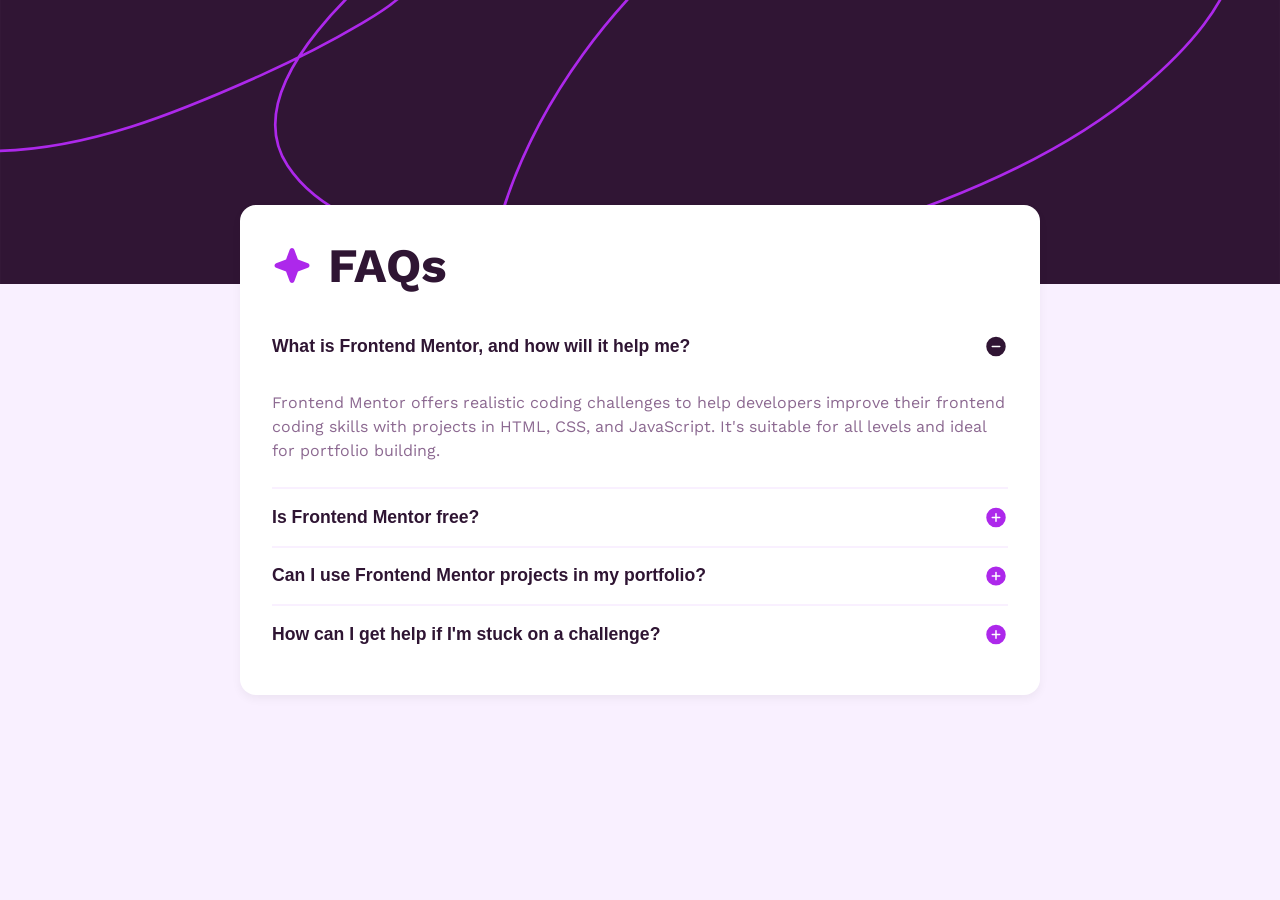
<file: faq-accordion/index.html>
<!DOCTYPE html>
<html lang="en">
  <head>
    <meta charset="UTF-8" />
    <meta name="viewport" content="width=device-width, initial-scale=1.0" />
    <link
      rel="icon"
      type="image/png"
      sizes="32x32"
      href="./assets/images/favicon-32x32.png"
    />
    <link rel="stylesheet" href="./style.css" />
    <script src="./script.js" defer></script>

    <title>Frontend Mentor | FAQ Accordion</title>
  </head>
  <body>
    <main class="container">
      <header class="faq-header">
        <img src="./assets/images/icon-star.svg" alt="Star icon" />
        <h1>FAQs</h1>
      </header>

      <section class="accordion-container">
        <div class="accordion-item">
          <button
            class="accordion-button"
            aria-expanded="false"
            aria-controls="answer1"
            id="question1"
          >
            <span>What is Frontend Mentor, and how will it help me?</span>
            <div class="icons">
              <img
                src="./assets/images/icon-plus.svg"
                alt=""
                class="plus-icon"
              />
              <img
                src="./assets/images/icon-minus.svg"
                alt=""
                class="minus-icon"
              />
            </div>
          </button>
          <div
            class="accordion-response"
            id="answer1"
            role="region"
            aria-labelledby="question1"
          >
            <p>
              Frontend Mentor offers realistic coding challenges to help
              developers improve their frontend coding skills with projects in
              HTML, CSS, and JavaScript. It's suitable for all levels and ideal
              for portfolio building.
            </p>
          </div>
        </div>

        <div class="accordion-item">
          <button
            class="accordion-button"
            aria-expanded="false"
            aria-controls="answer2"
            id="question2"
          >
            <span>Is Frontend Mentor free?</span>
            <div class="icons">
              <img
                src="./assets/images/icon-plus.svg"
                alt=""
                class="plus-icon"
              />
              <img
                src="./assets/images/icon-minus.svg"
                alt=""
                class="minus-icon"
              />
            </div>
          </button>
          <div
            class="accordion-response"
            id="answer2"
            role="region"
            aria-labelledby="question2"
          >
            <p>
              Yes, Frontend Mentor offers both free and premium coding
              challenges, with the free option providing access to a range of
              projects suitable for all skill levels.
            </p>
          </div>
        </div>

        <div class="accordion-item">
          <button
            class="accordion-button"
            aria-expanded="false"
            aria-controls="answer3"
            id="question3"
          >
            <span>Can I use Frontend Mentor projects in my portfolio?</span>
            <div class="icons">
              <img
                src="./assets/images/icon-plus.svg"
                alt=""
                class="plus-icon"
              />
              <img
                src="./assets/images/icon-minus.svg"
                alt=""
                class="minus-icon"
              />
            </div>
          </button>
          <div
            class="accordion-response"
            id="answer3"
            role="region"
            aria-labelledby="question3"
          >
            <p>
              Yes, you can use projects completed on Frontend Mentor in your
              portfolio. It's an excellent way to showcase your skills to
              potential employers!
            </p>
          </div>
        </div>

        <div class="accordion-item">
          <button
            class="accordion-button"
            aria-expanded="false"
            aria-controls="answer4"
            id="question4"
          >
            <span>How can I get help if I'm stuck on a challenge?</span>
            <div class="icons">
              <img
                src="./assets/images/icon-plus.svg"
                alt=""
                class="plus-icon"
              />
              <img
                src="./assets/images/icon-minus.svg"
                alt=""
                class="minus-icon"
              />
            </div>
          </button>
          <div
            class="accordion-response"
            id="answer4"
            role="region"
            aria-labelledby="question4"
          >
            <p>
              The best place to get help is inside Frontend Mentor's Discord
              community. There's a help channel where you can ask questions and
              seek support from other community members.
            </p>
          </div>
        </div>
      </section>
    </main>
  </body>
</html>
</file>
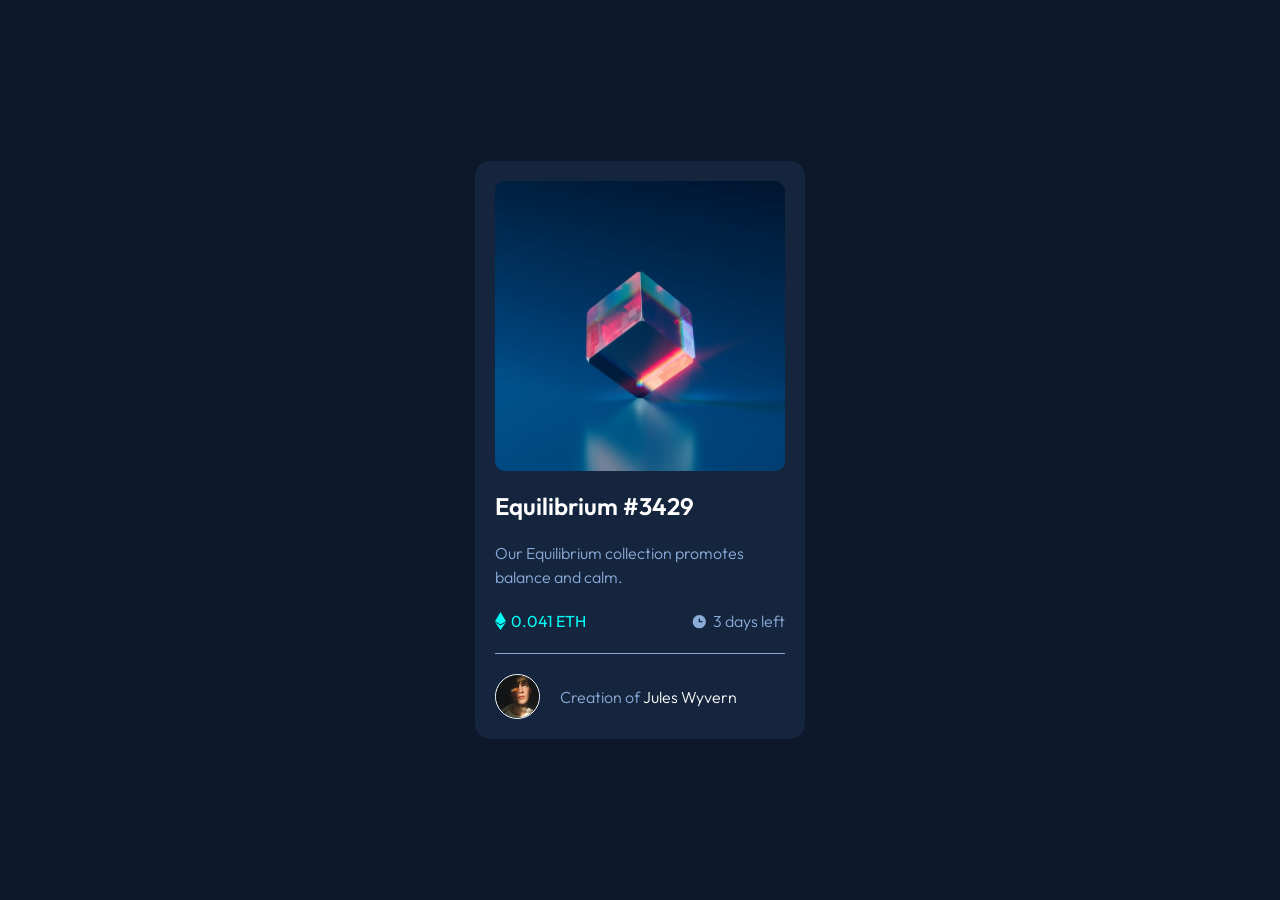
<file: nft-preview-card-component/index.html>
<!DOCTYPE html>
<html lang="en">
  <head>
    <meta charset="UTF-8" />
    <meta name="viewport" content="width=device-width, initial-scale=1.0" />
    <link
      rel="icon"
      type="image/png"
      sizes="32x32"
      href="./images/favicon-32x32.png"
    />
    <title>Frontend Mentor | NFT preview card component</title>
    <link rel="stylesheet" href="style.css" />
  </head>

  <body>
    <main class="container">
      <figure class="image-container">
        <div class="overlay">
          <img src="./images/icon-view.svg" alt="View icon" class="icon-view" />
        </div>
        <img
          src="./images/image-equilibrium.jpg"
          alt="Equilibrium NFT preview"
          class="equilibrium-img"
        />
      </figure>

      <section class="content">
        <h1>Equilibrium #3429</h1>
        <p>Our Equilibrium collection promotes balance and calm.</p>

        <div class="price-info">
          <div class="price-group">
            <img
              src="./images/icon-ethereum.svg"
              alt="Ethereum icon"
              class="eth-icon"
            />
            <p class="price">0.041 ETH</p>
          </div>

          <div class="time-group">
            <img
              src="./images/icon-clock.svg"
              alt="Clock icon"
              class="clock-icon"
            />
            <p class="time-left">3 days left</p>
          </div>
        </div>

        <div class="divider"></div>

        <div class="creator">
          <img
            src="./images/image-avatar.png"
            alt="Avatar of creator Jules Wyvern"
            class="creator-img"
          />
          <p>Creation of <em class="creator-name">Jules Wyvern</em></p>
        </div>
      </section>
    </main>
  </body>
</html>
</file>
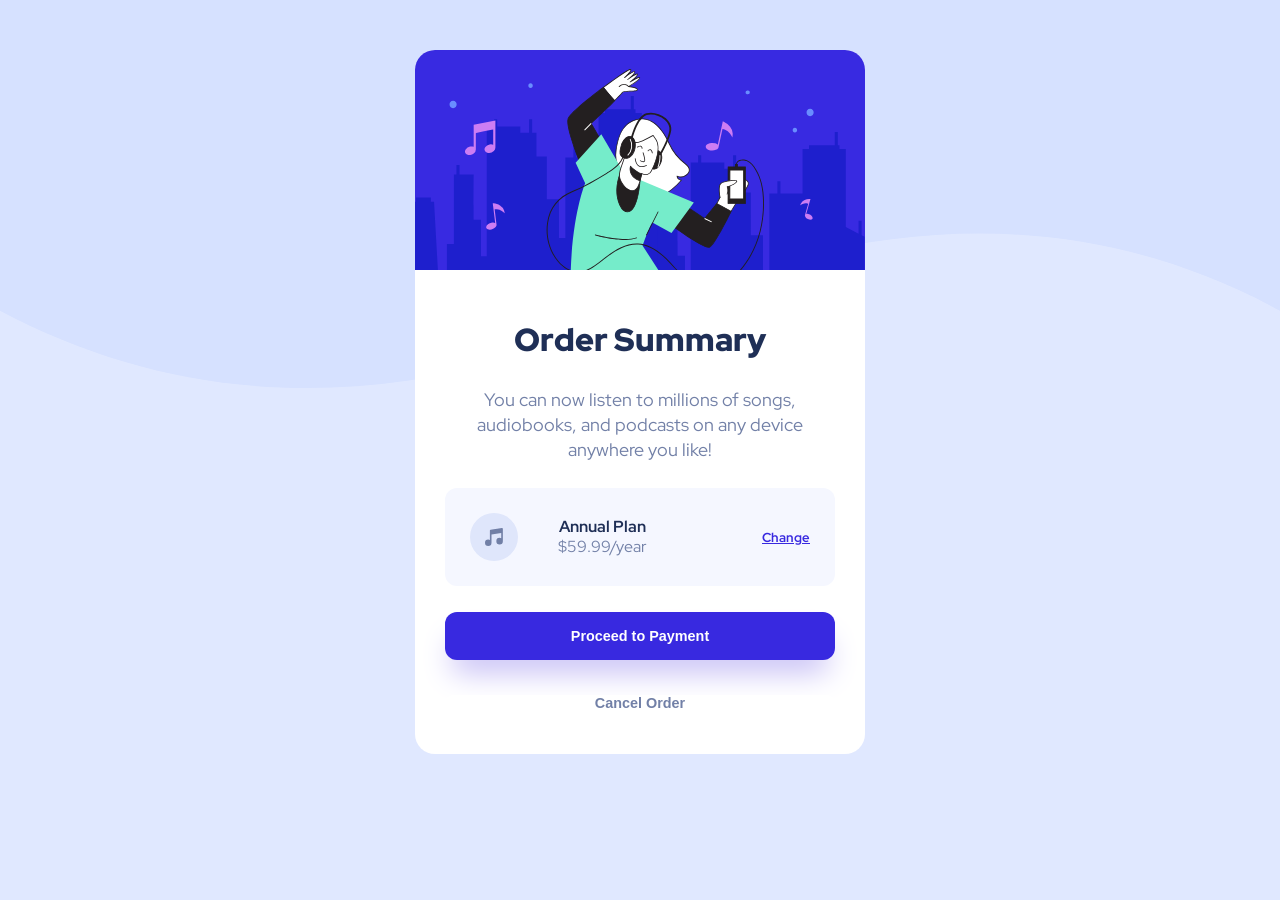
<file: order-summary-component/index.html>
<!DOCTYPE html>
<html lang="en">
  <head>
    <meta charset="UTF-8" />
    <meta name="viewport" content="width=device-width, initial-scale=1.0" />
    <link
      rel="icon"
      type="image/png"
      sizes="32x32"
      href="./images/favicon-32x32.png"
    />
    <title>Frontend Mentor | Order summary card</title>
    <link rel="stylesheet" href="style.css" />
  </head>
  <body>
    <div class="card">
      <img
        class="hero-image"
        src="./images/illustration-hero.svg"
        alt="hero-card-image"
      />
      <div class="container">
        <h2 class="title">Order Summary</h2>
        <p class="description">
          You can now listen to millions of songs, audiobooks, and podcasts on
          any device anywhere you like!
        </p>
        <div class="plan-container">
          <img src="./images/icon-music.svg" alt="icon-music" />
          <div class="plan-description">
            <strong>Annual Plan</strong>
            <p>$59.99/year</p>
          </div>
          <a href="#">Change</a>
        </div>
        <button class="proceed">Proceed to Payment</button>
        <button class="cancel">Cancel Order</button>
      </div>
    </div>
  </body>
</html>
</file>
<file: faq-accordion/style.css>
@import url("https://fonts.googleapis.com/css2?family=Work+Sans:wght@400;600;700&display=swap");

:root {
  --white: hsl(0, 100%, 100%);
  --purple-100: hsl(275, 100%, 97%);
  --purple-600: hsl(292, 16%, 49%);
  --purple-950: hsl(292, 42%, 14%);
}

* {
  padding: 0;
  margin: 0;
  box-sizing: border-box;
}

body {
  background-color: var(--purple-100);
  background-image: url(./assets/images/background-pattern-desktop.svg);
  background-repeat: no-repeat;
  background-size: 100%;
  font-family: "Work Sans", sans-serif;
  min-height: 100vh;
  display: grid;
  place-content: center;
}

img {
  max-width: 100%;
  display: block;
}

.container {
  background-color: var(--white);
  max-width: 800px;
  padding: 2rem;
  margin: 1rem;
  border-radius: 1rem;
  box-shadow: 0 4px 10px rgba(0, 0, 0, 0.05);
}

.faq-header {
  display: flex;
  align-items: center;
  gap: 1rem;
  margin-bottom: 1.5rem;
}

.faq-header h1 {
  font-size: 3rem;
  font-weight: 700;
  color: var(--purple-950);
}

.accordion-item:not(:last-child) {
  border-bottom: 2px solid var(--purple-100);
}

.accordion-button {
  display: flex;
  align-items: center;
  justify-content: space-between;
  background: transparent;
  width: 100%;
  border: none;
  cursor: pointer;
  padding: 1rem 0;
  font-size: 1.1rem;
  font-weight: 600;
  color: var(--purple-950);
  text-align: left;
}

.accordion-button:hover span {
  color: purple;
}

.accordion-button:focus-visible {
  outline: 2px solid var(--purple-600);
  outline-offset: 4px;
  border-radius: 4px;
}

.icons img {
  width: 24px;
}

.minus-icon {
  display: none;
}

.accordion-item.open .plus-icon {
  display: none;
}

.accordion-item.open .minus-icon {
  display: block;
}

.accordion-response {
  max-height: 0;
  overflow: hidden;
  transition: max-height 0.3s ease;
}

.accordion-item.open .accordion-response {
  max-height: 500px;
}

.accordion-response p {
  color: var(--purple-600);
  padding: 1rem 0 1.5rem;
  line-height: 1.5;
}

@media (max-width: 540px) {
  body {
    background-image: url(./assets/images/background-pattern-mobile.svg);
  }

  .faq-header h1 {
    font-size: 2.2rem;
  }
}
</file>
<file: nft-preview-card-component/style.css>
@import url("https://fonts.googleapis.com/css2?family=Outfit:wght@100..900&display=swap");

:root {
  --blue-500: hsl(215, 51%, 70%);
  --cyan-400: hsl(178, 100%, 50%);
  --blue-950: hsl(217, 54%, 11%);
  --blue-900: hsl(216, 50%, 16%);
  --blue-800: hsl(215, 32%, 27%);
  --white: hsl(0, 0%, 100%);
}

* {
  margin: 0;
  padding: 0;
  box-sizing: border-box;
}

body {
  background-color: var(--blue-950);
  display: flex;
  justify-content: center;
  align-items: center;
  height: 100vh;
  font-family: "Outfit", sans-serif;
  color: var(--blue-500);
}

.container {
  background-color: var(--blue-900);
  border-radius: 15px;
  padding: 20px;
  max-width: 330px;
  font-weight: 300;
  position: relative;
}

.image-container {
  position: relative;
  margin-bottom: 20px;
}

.equilibrium-img {
  width: 100%;
  border-radius: 10px;
  display: block;
}

.overlay {
  position: absolute;
  inset: 0;
  background-color: rgba(0, 255, 255, 0.3);
  border-radius: 10px;
  display: flex;
  align-items: center;
  justify-content: center;
  opacity: 0;
  transition: opacity 0.3s ease;
}

.icon-view {
  opacity: 0;
  transition: opacity 0.3s ease;
}

.image-container:hover .overlay,
.image-container:hover .icon-view {
  opacity: 1;
  cursor: pointer;
}

h1 {
  margin-bottom: 20px;
  font-size: 24px;
  color: var(--white);
  font-weight: 600;
  transition: color 0.3s ease;
}

h1:hover {
  color: var(--cyan-400);
  cursor: pointer;
}

p {
  line-height: 1.5;
}

.price-info {
  display: flex;
  justify-content: space-between;
  align-items: center;
  margin: 20px 0;
}

.price-group,
.time-group {
  display: flex;
  align-items: center;
}

.eth-icon,
.clock-icon {
  margin-right: 5px;
}

.price {
  color: var(--cyan-400);
  font-weight: 400;
}

.divider {
  height: 1px;
  background-color: var(--blue-500);
  margin-bottom: 20px;
}

.creator {
  display: flex;
  align-items: center;
}

.creator-img {
  width: 45px;
  border: 1px solid var(--white);
  border-radius: 50%;
  margin-right: 20px;
}

.creator-name {
  font-style: normal;
  color: var(--white);
  transition: color 0.3s ease;
}

.creator-name:hover {
  color: var(--cyan-400);
  cursor: pointer;
}
</file>
<file: order-summary-component/style.css>
@import url("https://fonts.googleapis.com/css2?family=Red+Hat+Display:ital,wght@0,300..900;1,300..900&display=swap");

:root {
  --blue-100: hsl(225, 100%, 94%);
  --blue-700: hsl(245, 75%, 52%);
  --blue-50: hsl(225, 100%, 98%);
  --gray-600: hsl(224, 23%, 55%);
  --blue-950: hsl(223, 47%, 23%);
}

* {
  margin: 0;
  padding: 0;
  box-sizing: border-box;
}

body {
  background-image: url(./images/pattern-background-desktop.svg);
  background-repeat: no-repeat;
  background-size: cover;
  background-position: top right;
  background-size: 100%;
  background-color: var(--blue-100);
  font-family: "Red Hat Display", sans-serif;
  font-size: 16px;
}

.card {
  width: 450px;
  background-color: white;
  color: var(--gray-600);
  border-radius: 20px;
  overflow: hidden;
  margin: 50px auto;
}

.title {
  color: var(--blue-950);
  font-weight: 900;
  font-size: 32px;
}

.description {
  line-height: 25px;
}

.container {
  padding: 30px;
  display: flex;
  flex-direction: column;
  justify-content: center;
  text-align: center;
  font-size: 18px;
}

.container > * {
  margin: 13px 0;
}

.plan-container {
  font-size: 16px;
  background-color: var(--blue-50);
  padding: 25px;
  border-radius: 12px;
  display: flex;
  flex-direction: row;
  justify-content: space-between;
  align-items: center;
}

.plan-description {
  line-height: 20px;
  margin-right: 75px;
}

.plan-container strong {
  color: var(--blue-950);
}

.plan-container a {
  color: var(--blue-700);
  font-size: 13px;
  font-weight: 700;
}

.plan-container a:hover {
  opacity: 0.8;
  text-decoration: none;
}

.proceed {
  background-color: var(--blue-700);
  padding: 1rem 0;
  color: white;
  box-shadow: 0 20px 30px -8px rgb(197 189 245);
  width: 100%;
  border: none;
  font-weight: 700;
  cursor: pointer;
  font-size: 0.9rem;
  border-radius: 12px;
}

.proceed:hover {
  opacity: 0.8;
}

.cancel {
  background-color: white;
  color: var(--gray-600);
  border: none;
  margin-top: 22px;
  width: 100%;
  font-weight: 700;
  font-size: 0.9rem;
  border-radius: 12px;
  cursor: pointer;
}

.cancel:hover {
  color: black;
}
</file>
